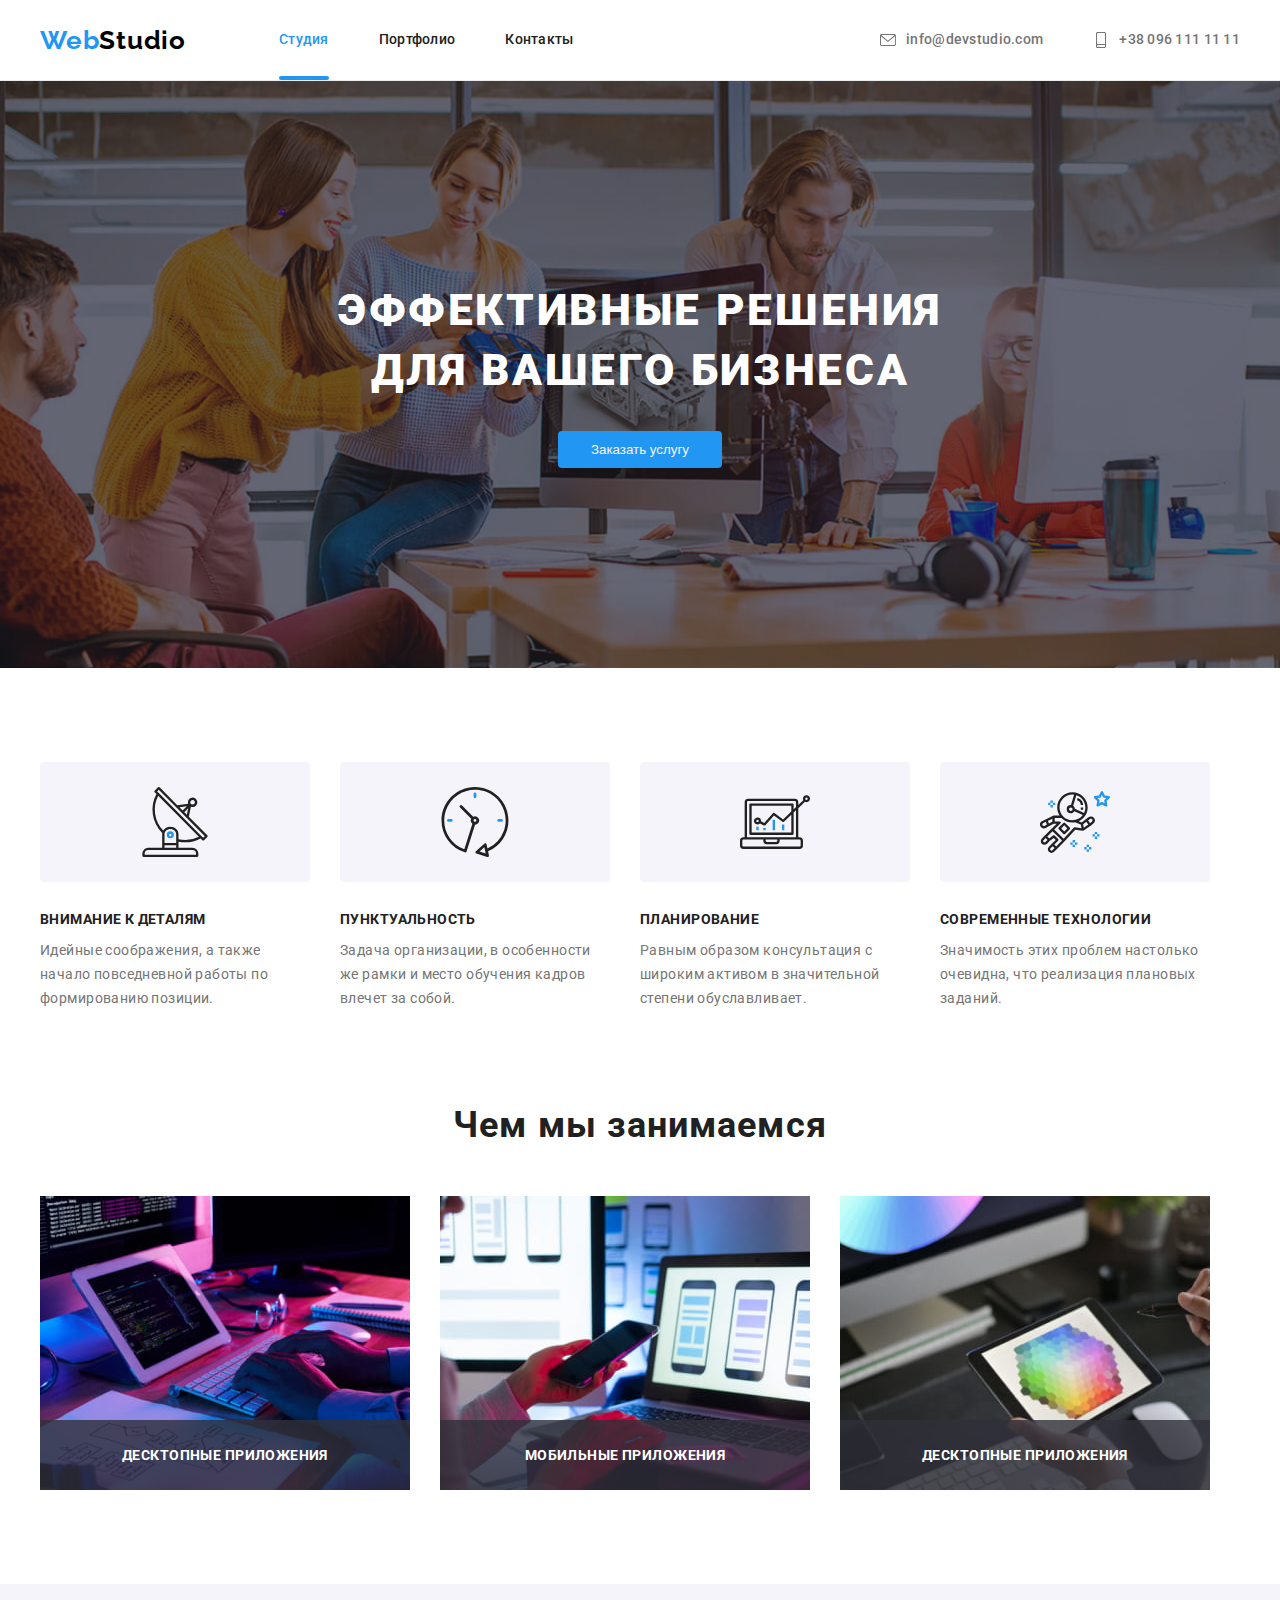
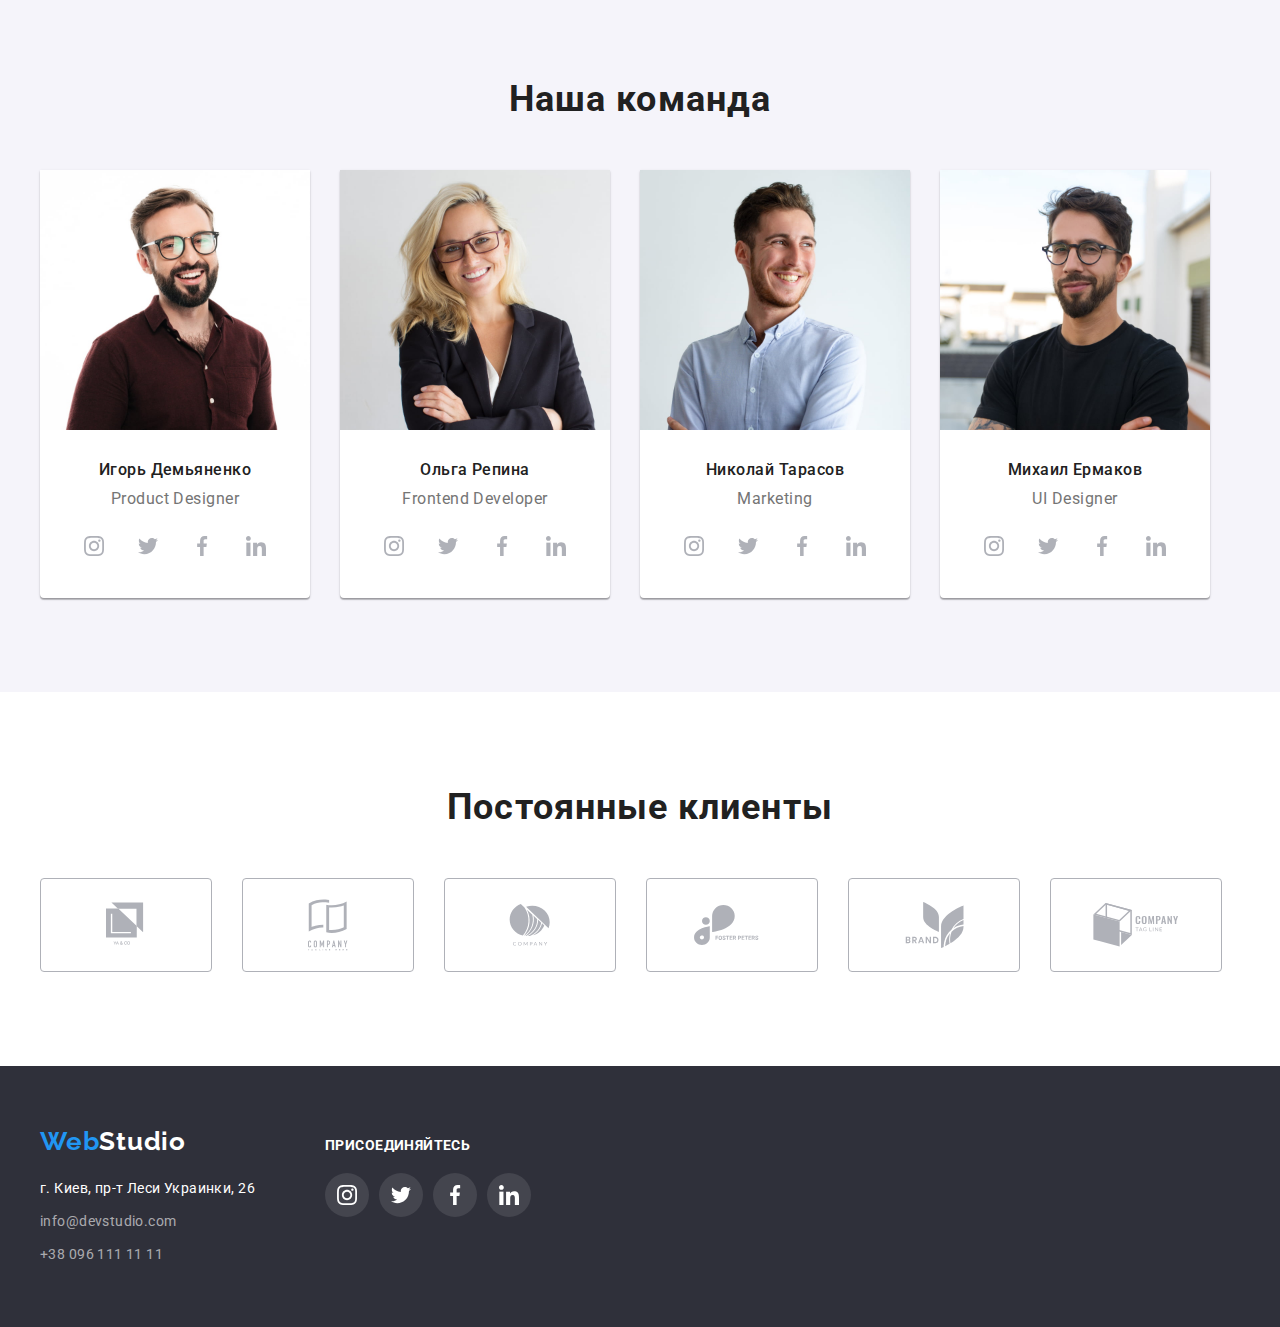
<file: index.html>
﻿<!DOCTYPE html>
<html lang="ru">
  <head>
    <meta charset="UTF-8" />
    <meta name="viewport" content="width=device-width, initial-scale=1.0" />
    <title>WebStudio</title>

    <link
      rel="stylesheet"
      href="https://cdnjs.cloudflare.com/ajax/libs/modern-normalize/1.0.0/modern-normalize.css"
      integrity="sha512-Zx6MlUMKSVJoQ+83OwhdILe8cSEsCzfqThJd7J/VA2UrK6Ctj85p+xzqfyuNXE5B1k25uUdmJ2OzItbBy9GHAQ=="
      crossorigin="anonymous"
    />
    <link rel="reconnect" href="https://fonts.gstatic.com" />
    <link
      href="https://fonts.googleapis.com/css2?family=Raleway:wght@700&family=Roboto:wght@400;500;700;900&display=swap"
      rel="stylesheet"
    />
    <link
    rel="stylesheet"
    href="https://cdnjs.cloudflare.com/ajax/libs/animate.css/4.1.1/animate.min.css"
    />
    <link rel="stylesheet" href="./css/main.css" />
    <link rel="stylesheet" href="./css/modal.css">
  </head>
  <body>
    <!-- header -->
    <header class="header">
      <div class="container">
          <nav class="nav">
            <a href="./index.html" aria-label="Логотип WebStudio" class="logo"
          ><span>Web</span>Studio</a>
            <ul class="site-nav list">
              <li class="nav-link"><a href="./index.html" class="link current">Студия</a></li>
              <li class="nav-link"><a href="./portfolio.html" class="link">Портфолио</a></li>
              <li class="nav-link"><a href="" class="link">Контакты</a></li>
            </ul>
          </nav>

          <ul class="contacts list">
            <li class="contacts-link">
              <a href="mailto:info@devstudio.com" class="contact">
                <svg class="contact-logo">
                  <use href="./images/icon.svg#envelope"></use>
                </svg>
                info@devstudio.com
                </a>
            </li>
            <li class="contacts-link">
              <a href="tel:+380961111111" class="contact">
                <svg class="contact-logo">
                  <use href="./images/icon.svg#smartphone"></use>
                </svg>
                +38 096 111 11 11
              </a>
            </li>
          </ul>
      </div>
    </header>
    <!-- /header -->

    <main>
      <!-- Hero -->
      <section class="hero">
        <div class="container">
          <h1 class="hero-title">
            Эффективные решения <br />
            для вашего бизнеса
          </h1>
          <button data-modal-open type="button" value="Заказать услугу" class="btn size">
          Заказать услугу
          </button>
        </div>
        <div data-modal class="backdrop is-hidden">
          <div class="modal">
            <button data-modal-close="" type="button" value="закрыть окно" class="modal-close">
              <svg aria-label="закрыть окно" width="18px" height="18x">
                <use href="./images/icon.svg#modal-close"></use>
              </svg>
            </button>
          </div>
        </div>
      </section>
      <!-- /Hero -->

      <!-- Features -->
      <section class="section features">
        <div class="container">
          <h2 hidden class="section-title">Особенности</h2>
          <ul class="feature-list list">
            <li class="feature-item antenna">
              <h3 class="title">Внимание к деталям</h3>
              <p>
                Идейные соображения, а также начало повседневной работы по
                формированию позиции.
              </p>
            </li>
            <li class="feature-item clock">
              <h3 class="title">Пунктуальность</h3>
              <p>
                Задача организации, в особенности же рамки и место обучения кадров
                влечет за собой.
              </p>
            </li>
            <li class="feature-item diagram">
              <h3 class="title">Планирование</h3>
              <p>
                Равным образом консультация с широким активом в значительной
                степени обуславливает.
              </p>
            </li class="feature-item ">
            <li class="feature-item astronaut">
              <h3 class="title">Современные технологии</h3>
              <p>
                Значимость этих проблем настолько очевидна, что реализация
                плановых заданий.
              </p>
            </li>
          </ul>
        </div>
      </section>
      <!-- /Features -->

      <!-- Work -->
      <section class="section work">
        <div class="container">
          <h2 class="section-title">Чем мы занимаемся</h2>
          <ul class="work-list list">
            <li class="work-item">
              <img
                width="370"
                src="./images/programming.jpg"
                alt="Программирование"
              />
              <div class="work-item-title">Десктопные приложения</div>
            </li>
            <li class="work-item">
              <img
                width="370"
                src="./images/application.jpg"
                alt="Разработка мобильных приложений"
              />
              <div class="work-item-title">Мобильные приложения</div>
            </li>
            <li class="work-item">
              <img 
                width="370" 
                src="./images/design.jpg" 
                alt="Дизайн" 
              />
              <div class="work-item-title">Десктопные приложения</div>
            </li>
          </ul>
        </div>

      </section>
      <!-- /Work -->

      <!-- Team -->
      <section class="section team">
        <div class="container">
          <h2 class="section-title team-title">Наша команда</h2>
          <ul class="team-list list">
            <li class="team-item">
              <img
                width="270"
                src="./images/product-designer.jpg"
                alt="Игорь Демьяненко"
              />
              <div class="team-box">
                <h3 class="title title-name">Игорь Демьяненко</h3>
                <p class="text">Product Designer</p>
              
              
              <ul class="list team-social">
                <li>
                  <a class="social" href="#" aria-label="Ссылка на Instagram">
                    <svg class="social-link">
                      <use href="./images/icon.svg#instagram"></use>
                    </svg>
                  </a>
                </li>
                <li>
                  <a class="social" href="#" aria-label="Ссылка на Twitter">
                    <svg class="social-link">
                      <use href="./images/icon.svg#twitter"></use>
                    </svg>
                  </a>
                </li>
                <li>
                  <a class="social" href="#" aria-label="Ссылка на Facebook">
                    <svg class="social-link">
                      <use href="./images/icon.svg#facebook"></use>
                    </svg>
                  </a>
                </li>
                <li>
                  <a class="social" href="#" aria-label="Ссылка на LinkedIn">
                    <svg class="social-link">
                      <use href="./images/icon.svg#linkedin"></use>
                    </svg>
                  </a>
                </li>
              </ul>
              </div>
            </li>
            <li class="team-item">
              <img
                width="270"
                src="./images/fontend-developer.jpg"
                alt="Ольга Репина"
              />
              <div class="team-box">
                <h3 class="title title-name">Ольга Репина</h3>
                <p class="text">Frontend Developer</p>
                              
                <ul class="list team-social">
                  <li>
                    <a class="social" href="#" aria-label="Ссылка на Instagram">
                      <svg class="social-link">
                        <use href="./images/icon.svg#instagram"></use>
                      </svg>
                    </a>
                  </li>
                  <li>
                    <a class="social" href="#" aria-label="Ссылка на Twitter">
                      <svg class="social-link">
                        <use href="./images/icon.svg#twitter"></use>
                      </svg>
                    </a>
                  </li>
                  <li>
                    <a class="social" href="#" aria-label="Ссылка на Facebook">
                      <svg class="social-link">
                        <use href="./images/icon.svg#facebook"></use>
                      </svg>
                    </a>
                  </li>
                  <li>
                    <a class="social" href="#" aria-label="Ссылка на LinkedIn">
                      <svg class="social-link">
                        <use href="./images/icon.svg#linkedin"></use>
                      </svg>
                    </a>
                  </li>
                </ul>
              </div>

            </li>
            <li class="team-item">
              <img
                width="270"
                src="./images/marketing.jpg"
                alt="Николай Тарасов"
              />
              <div class="team-box">
                <h3 class="title title-name">Николай Тарасов</h3>
                <p class="text">Marketing</p>
                              
                <ul class="list team-social">
                  <li>
                    <a class="social" href="#" aria-label="Ссылка на Instagram">
                      <svg class="social-link">
                        <use href="./images/icon.svg#instagram"></use>
                      </svg>
                    </a>
                  </li>
                  <li>
                    <a class="social" href="#" aria-label="Ссылка на Twitter">
                      <svg class="social-link">
                        <use href="./images/icon.svg#twitter"></use>
                      </svg>
                    </a>
                  </li>
                  <li>
                    <a class="social" href="#" aria-label="Ссылка на Facebook">
                      <svg class="social-link">
                        <use href="./images/icon.svg#facebook"></use>
                      </svg>
                    </a>
                  </li>
                  <li>
                    <a class="social" href="#" aria-label="Ссылка на LinkedIn">
                      <svg class="social-link">
                        <use href="./images/icon.svg#linkedin"></use>
                      </svg>
                    </a>
                  </li>
                </ul>
              </div>
            </li>
            <li class="team-item">
              <img
                width="270"
                src="./images/ui-designer.jpg"
                alt="Михаил Ермаков"
              />
              <div class="team-box">
                <h3 class="title title-name">Михаил Ермаков</h3>
                <p class="text">UI Designer</p>
                              
                <ul class="list team-social">
                  <li>
                    <a class="social" href="#" aria-label="Ссылка на Instagram">
                      <svg class="social-link">
                        <use href="./images/icon.svg#instagram"></use>
                      </svg>
                    </a>
                  </li>
                  <li>
                    <a class="social" href="#" aria-label="Ссылка на Twitter">
                      <svg class="social-link">
                        <use href="./images/icon.svg#twitter"></use>
                      </svg>
                    </a>
                  </li>
                  <li>
                    <a class="social" href="#" aria-label="Ссылка на Facebook">
                      <svg class="social-link">
                        <use href="./images/icon.svg#facebook"></use>
                      </svg>
                    </a>
                  </li>
                  <li>
                    <a class="social" href="#" aria-label="Ссылка на LinkedIn">
                      <svg class="social-link">
                        <use href="./images/icon.svg#linkedin"></use>
                      </svg>
                    </a>
                  </li>
                </ul>
              </div>
            </li>
          </ul>
        </div>
      </section>
      <!-- /Team -->

      <!-- Clients -->
      <section class="section">
        <div class="container">
          <h2 class="section-title">Постоянные клиенты</h2>
          <ul class="list clients">
            <li><a class="client-link" href="#" aria-label="Ссылка на Instagram">
                  <svg class="client-logo" width="41px" height="46,7px" >
                    <use href="./images/icon.svg#logo1"></use>
                  </svg>
                </a>
            </li>
            <li><a class="client-link" href="#" aria-label="Ссылка на Instagram">
                  <svg class="client-logo" width="40px" height="52px">
                    <use href="./images/icon.svg#logo2"></use>
                  </svg>
                </a>
            </li>
            <li><a class="client-link" href="#" aria-label="Ссылка на Instagram">
                  <svg class="client-logo" width="44px" height="42px">
                    <use href="./images/icon.svg#logo3"></use>
                  </svg>
                </a>
            </li>
            <li><a class="client-link" href="#" aria-label="Ссылка на Instagram">
                  <svg class="client-logo" width="85px" height="41px">
                    <use href="./images/icon.svg#logo4"></use>
                  </svg>
                </a>
            </li>
            <li><a class="client-link" href="#" aria-label="Ссылка на Instagram">
                  <svg class="client-logo" width="63px" height="46px">
                    <use href="./images/icon.svg#logo5"></use>
                  </svg>
                </a>
            </li>
            <li><a class="client-link" href="#" aria-label="Ссылка на Instagram">
                  <svg class="client-logo" width="94px" height="44px">
                    <use href="./images/icon.svg#logo6"></use>
                  </svg>
                </a>
            </li>
          </ul>
        </div>

      </section>
      <!-- /Clients -->

    </main>

    <!-- Footer -->
    <footer class="footer">
      <div class="container">
        <div class="footer-contact">
          <a href="./index.html" class="logo light-text logo-footer"><span>Web</span>Studio</a>
          <address class="address-list">
            г. Киев, пр-т Леси Украинки, 26 
            <ul class="list contact-footer">
              <li class="contact-footer-item">
                <a href="mailto:info@devstudio.com" class="opacity-grey"
                  >info@devstudio.com
                </a>
              </li>
              <li class="contact-footer-item">
                <a href="tel:+380961111111" class="opacity-grey"
                  >+38 096 111 11 11
                </a>
              </li>
            </ul>
          </address>
        </div>
        <div class="footer-social">
          <h3 class="join-title">присоединяйтесь</h3>
          <ul class="list join">
            <li>
              <a class="join-link" href="#" aria-label="Ссылка на Instagram">
                <svg class="join-logo">
                  <use href="./images/icon.svg#instagram"></use>
                </svg>
              </a>
            </li>
            <li>
              <a class="join-link" href="#" aria-label="Ссылка на Twitter">
                <svg class="join-logo">
                  <use href="./images/icon.svg#twitter"></use>
                </svg>
              </a>
            </li>
            <li>
              <a class="join-link" href="#" aria-label="Ссылка на Facebook">
                <svg class="join-logo">
                  <use href="./images/icon.svg#facebook"></use>
                </svg>
              </a>
            </li>
            <li>
              <a class="join-link" href="#" aria-label="Ссылка на LinkedIn">
                <svg class="join-logo">
                  <use href="./images/icon.svg#linkedin"></use>
                </svg>
              </a>
            </li>
          </ul>
        </div>
        <!-- <div class="e-mail-input">
          <h3 class="e-mail-input-title">Подпишитесь на рассылку</h3>
          <form class="">
            <label for="mail"></label>
            <input
              class="area-email"
              type="email"
              name="mail"
              id="mail"
              placeholder="E-mail"
            />

            <button class="send-btn" type="submit">
              <span class="btn-text">Подписаться</span>
            </button>
          </form>
        </div> -->
      </div>
    </footer>
    <!-- /Footer -->
    <script src="./js/modal.js"></script>
  </body>
</html>
</file>
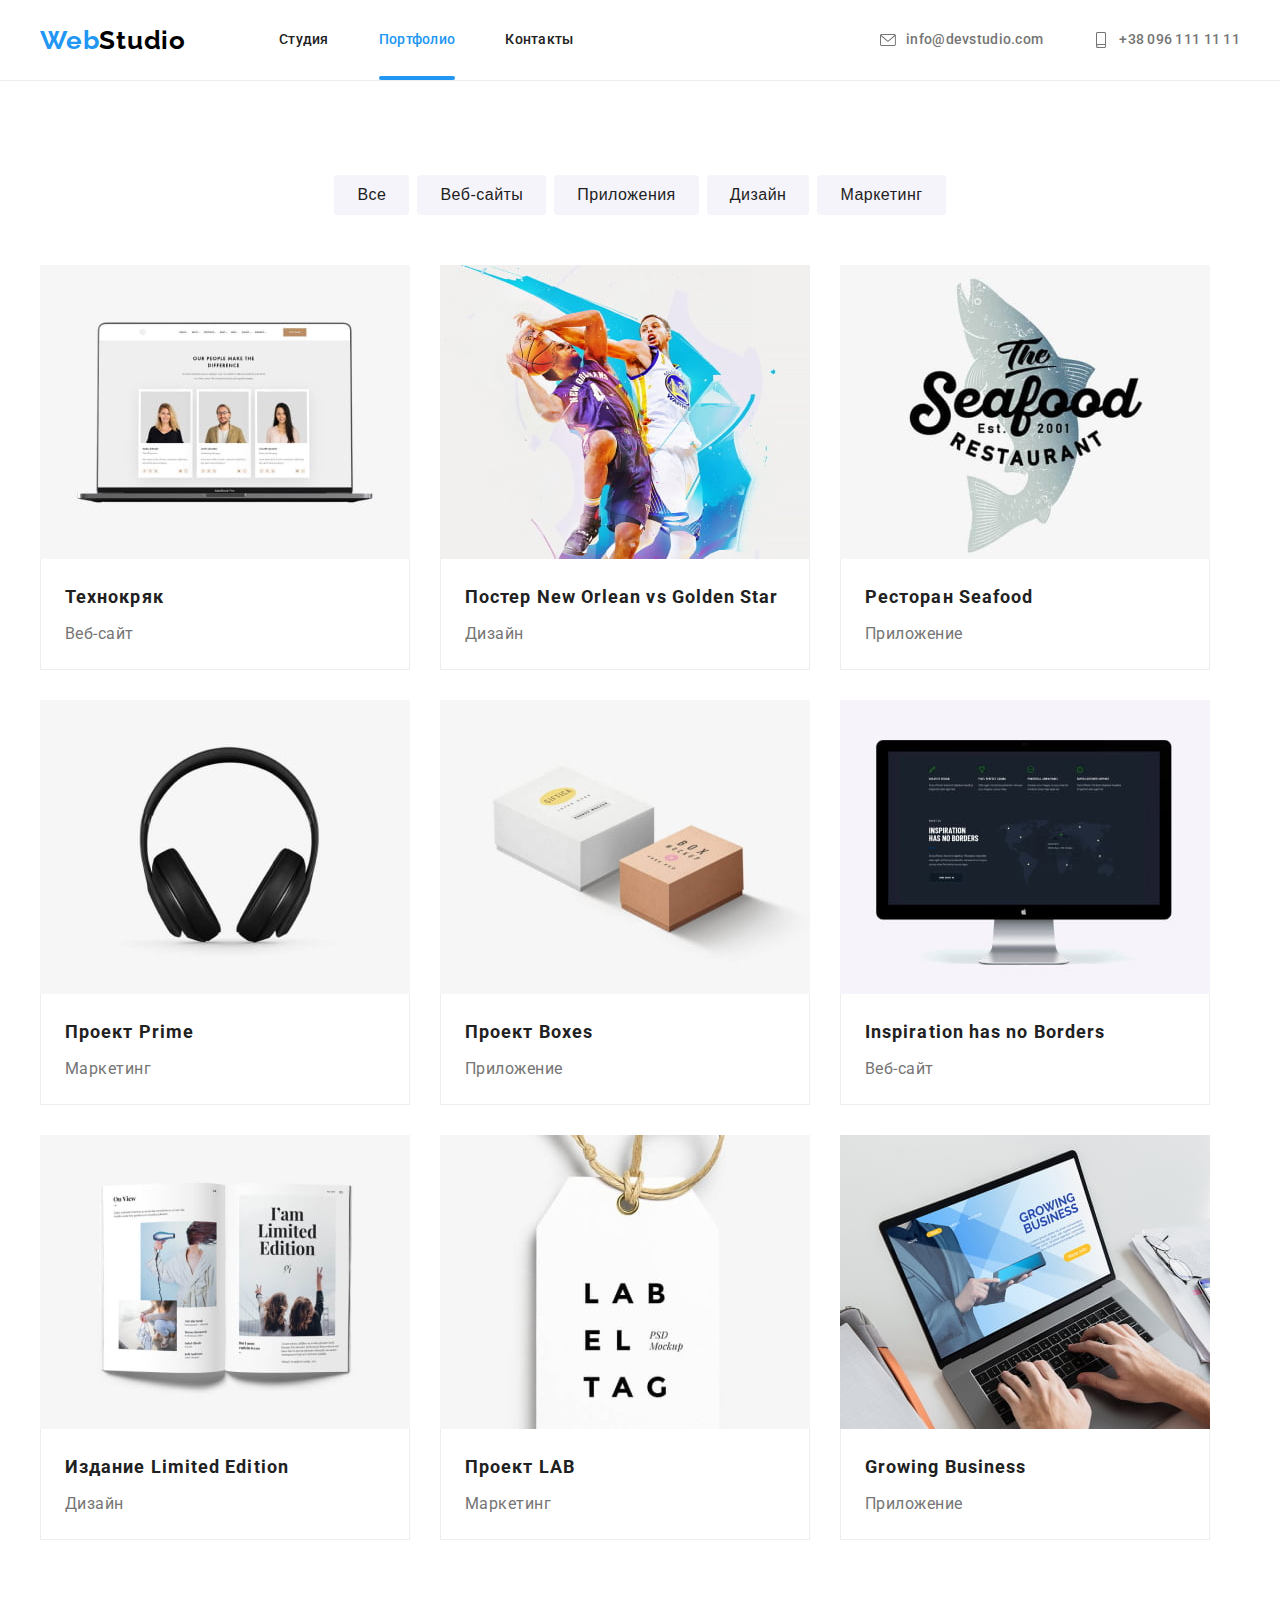
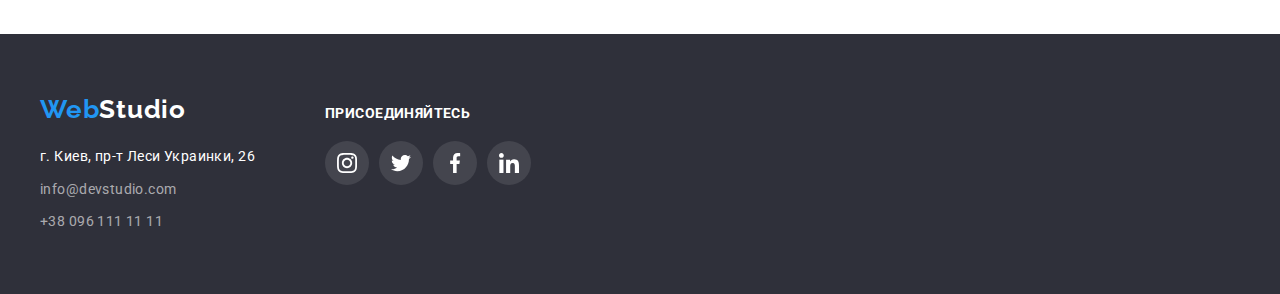
<file: portfolio.html>
<!DOCTYPE html>
<html lang="ru">
  <head>
    <meta charset="UTF-8" />
    <meta name="viewport" content="width=device-width, initial-scale=1.0" />
    <!-- Стили подключать после title -->
    <title>WebStudio | Portfolio</title>
    <link
      rel="stylesheet"
      href="https://cdnjs.cloudflare.com/ajax/libs/modern-normalize/1.0.0/modern-normalize.css"
      integrity="sha512-Zx6MlUMKSVJoQ+83OwhdILe8cSEsCzfqThJd7J/VA2UrK6Ctj85p+xzqfyuNXE5B1k25uUdmJ2OzItbBy9GHAQ=="
      crossorigin="anonymous"
    />
    <link rel="preconnect" href="https://fonts.gstatic.com" />

    <link
      href="https://fonts.googleapis.com/css2?family=Raleway:wght@700&family=Roboto:wght@400;500;700;900&display=swap"
      rel="stylesheet"
    />
    <link
      rel="stylesheet"
      href="https://cdnjs.cloudflare.com/ajax/libs/animate.css/4.1.1/animate.min.css"
    />
    <link rel="stylesheet" href="./css/main.css" />
  </head>
  <body>
    <!-- header -->
    <header class="header">
      <div class="container">
        <nav class="nav">
          <a href="./index.html" aria-label="Логотип WebStudio" class="logo"
            ><span>Web</span>Studio</a
          >
          <ul class="site-nav list">
            <li class="nav-link">
              <a href="./index.html" class="link">Студия</a>
            </li>
            <li class="nav-link">
              <a href="./portfolio.html" class="link current">Портфолио</a>
            </li>
            <li class="nav-link"><a href="" class="link">Контакты</a></li>
          </ul>
        </nav>

        <ul class="contacts list">
          <li class="contacts-link">
            <a href="mailto:info@devstudio.com" class="contact">
              <svg class="contact-logo">
                <use href="./images/icon.svg#envelope"></use>
              </svg>
              info@devstudio.com
            </a>
          </li>
          <li class="contacts-link">
            <a href="tel:+380961111111" class="contact">
              <svg class="contact-logo">
                <use href="./images/icon.svg#smartphone"></use>
              </svg>
              +38 096 111 11 11</a
            >
          </li>
        </ul>
      </div>
    </header>
    <!-- /header -->

    <main>
      <!-- Gallery -->
      <section class="section gallery">
        <div class="container">
          <h2 hidden class="section-title">Галерея</h2>
          <ul class="filter-list list">
            <li class="filter-item">
              <button type="button" class="btn btn-gallery">Все</button>
            </li>
            <li class="filter-item">
              <button type="button" class="btn btn-gallery">Веб-сайты</button>
            </li>
            <li class="filter-item">
              <button type="button" class="btn btn-gallery">Приложения</button>
            </li>
            <li class="filter-item">
              <button type="button" class="btn btn-gallery">Дизайн</button>
            </li>
            <li class="filter-item">
              <button type="button" class="btn btn-gallery">Маркетинг</button>
            </li>
          </ul>
          <ul class="gallery-list list">
            <li class="item">
              <div class="product_thump">
                <img src="./images/techno-crack.jpg" alt="Веб-сайт Технокряк" />
                <div class="overlay">
                  <p>
                    Технокряк это современная площадка распространения
                    коронавируса. Компании используют эту платформу для
                    цифрового шпионажа и атак на защищённые сервера конкурентов.
                  </p>
                </div>
              </div>

              <div class="box-gallery">
                <p class="title">Технокряк</p>
                <p class="text">Веб-сайт</p>
              </div>
            </li>
            <li class="item">
              <div class="product_thump">
                <img
                  src="./images/new_orlean_vs_golden_star.jpg"
                  alt="Постер New Orlean vs Golden Star"
                />
                <div class="overlay">
                  <p>
                    Технокряк это современная площадка распространения
                    коронавируса. Компании используют эту платформу для
                    цифрового шпионажа и атак на защищённые сервера конкурентов.
                  </p>
                </div>
              </div>

              <div class="box-gallery">
                <p class="title">Постер New Orlean vs Golden Star</p>
                <p class="text">Дизайн</p>
              </div>
            </li>
            <li class="item">
              <div class="product_thump">
                <img src="./images/seafood.jpg" alt="Ресторан Seafood" />
                <div class="overlay">
                  <p>
                    Технокряк это современная площадка распространения
                    коронавируса. Компании используют эту платформу для
                    цифрового шпионажа и атак на защищённые сервера конкурентов.
                  </p>
                </div>
              </div>

              <div class="box-gallery">
                <p class="title">Ресторан Seafood</p>
                <p class="text">Приложение</p>
              </div>
            </li>
            <li class="item">
              <div class="product_thump">
                <img src="./images/prime.jpg" alt="Проект Prime" />
                <div class="overlay">
                  <p>
                    Технокряк это современная площадка распространения
                    коронавируса. Компании используют эту платформу для
                    цифрового шпионажа и атак на защищённые сервера конкурентов.
                  </p>
                </div>
              </div>

              <div class="box-gallery">
                <p class="title">Проект Prime</p>
                <p class="text">Маркетинг</p>
              </div>
            </li>
            <li class="item">
              <div class="product_thump">
                <img src="./images/boxes.jpg" alt="Проект Boxes" />
                <div class="overlay">
                  <p>
                    Технокряк это современная площадка распространения
                    коронавируса. Компании используют эту платформу для
                    цифрового шпионажа и атак на защищённые сервера конкурентов.
                  </p>
                </div>
              </div>

              <div class="box-gallery">
                <p class="title">Проект Boxes</p>
                <p class="text">Приложение</p>
              </div>
            </li>
            <li class="item">
              <div class="product_thump">
                <img
                  src="./images/inspiration_has_no_borders.jpg"
                  alt="Веб-сайт Inspiration has no Borders"
                />
                <div class="overlay">
                  <p>
                    Технокряк это современная площадка распространения
                    коронавируса. Компании используют эту платформу для
                    цифрового шпионажа и атак на защищённые сервера конкурентов.
                  </p>
                </div>
              </div>

              <div class="box-gallery">
                <p class="title">Inspiration has no Borders</p>
                <p class="text">Веб-сайт</p>
              </div>
            </li>
            <li class="item">
              <div class="product_thump">
                <img
                  src="./images/limited_edition.jpg"
                  alt="Издание Limited Edition"
                />
                <div class="overlay">
                  <p>
                    Технокряк это современная площадка распространения
                    коронавируса. Компании используют эту платформу для
                    цифрового шпионажа и атак на защищённые сервера конкурентов.
                  </p>
                </div>
              </div>

              <div class="box-gallery">
                <p class="title">Издание Limited Edition</p>
                <p class="text">Дизайн</p>
              </div>
            </li>
            <li class="item">
              <div class="product_thump">
                <img src="./images/LAB.jpg" alt="Проект LAB" />
                <div class="overlay">
                  <p>
                    Технокряк это современная площадка распространения
                    коронавируса. Компании используют эту платформу для
                    цифрового шпионажа и атак на защищённые сервера конкурентов.
                  </p>
                </div>
              </div>

              <div class="box-gallery">
                <p class="title">Проект LAB</p>
                <p class="text">Маркетинг</p>
              </div>
            </li>
            <li class="item">
              <div class="product_thump">
                <img
                  src="./images/growing_business.jpg"
                  alt="Приложение Growing Business"
                />
                <div class="overlay">
                  <p>
                    Технокряк это современная площадка распространения
                    коронавируса. Компании используют эту платформу для
                    цифрового шпионажа и атак на защищённые сервера конкурентов.
                  </p>
                </div>
              </div>

              <div class="box-gallery">
                <p class="title">Growing Business</p>
                <p class="text">Приложение</p>
              </div>
            </li>
          </ul>
        </div>
      </section>
      <!-- /Gallery -->
    </main>
    <!-- Footer -->
    <footer class="footer">
      <div class="container">
        <div class="footer-contact">
          <a href="./index.html" class="logo light-text logo-footer"
            ><span>Web</span>Studio</a
          >
          <address class="address-list">
            г. Киев, пр-т Леси Украинки, 26
            <ul class="list contact-footer">
              <li class="contact-footer-item">
                <a href="mailto:info@devstudio.com" class="opacity-grey"
                  >info@devstudio.com
                </a>
              </li>
              <li class="contact-footer-item">
                <a href="tel:+380961111111" class="opacity-grey"
                  >+38 096 111 11 11</a
                >
              </li>
            </ul>
          </address>
        </div>
        <div class="footer-social">
          <h3 class="join-title">присоединяйтесь</h3>
          <ul class="list join">
            <li>
              <a class="join-link" href="#" aria-label="Ссылка на Instagram">
                <svg class="join-logo">
                  <use href="./images/icon.svg#instagram"></use>
                </svg>
              </a>
            </li>
            <li>
              <a class="join-link" href="#" aria-label="Ссылка на Twitter">
                <svg class="join-logo">
                  <use href="./images/icon.svg#twitter"></use>
                </svg>
              </a>
            </li>
            <li>
              <a class="join-link" href="#" aria-label="Ссылка на Facebook">
                <svg class="join-logo">
                  <use href="./images/icon.svg#facebook"></use>
                </svg>
              </a>
            </li>
            <li>
              <a class="join-link" href="#" aria-label="Ссылка на LinkedIn">
                <svg class="join-logo">
                  <use href="./images/icon.svg#linkedin"></use>
                </svg>
              </a>
            </li>
          </ul>
        </div>
        <!-- <div class="e-mail-input">
          <h3 class="e-mail-input-title">Подпишитесь на рассылку</h3>
          <form class="">
            <label for="mail"></label>
            <input
              class="area-email"
              type="email"
              name="mail"
              id="mail"
              placeholder="E-mail"
            />

            <button class="send-btn" type="submit">
              <span class="btn-text">Подписаться</span>
            </button>
          </form>
        </div> -->
      </div>
    </footer>
    <!-- /Footer -->
    <script src="./js/modal.js"></script>
  </body>
</html>
</file>
<file: css/main.css>
/*
Цвет основного текста #212121, 100 %
Вторичный стиль текста #757575
Текст в футере rgba(255, 255, 255, 0.6)
Белый #ffffff
Черный #000000
Акцент в макете #2196F3 

Цвет фона вторичный #F5F4FA
Цвет фона третий #2F303A */
:root {
  --primary-text-color: #757575;
  --bg-features-color: #f5f4fa;
  --bg-hero-color: rgba(47, 48, 58, 0.4);
  --fill-social-link: #afb1b8;
  --title-text-color: #212121;
  --accent-color: #2196f3;
  --white-color: #ffffff;
  --black-color: #000000;
  --secondary-background-color: #f5f4fa;
  --third-background-color: #2f303a;
  --main-font-size: 14px;
  --second-main-font-size: 16px;
  --section-title-font: 36px;
  --footer-small-text: rgba(255, 255, 255, 0.6);
  --additional-font: 'Raleway', sans-serif;
  --timing-function: cubic-bezier(0.4, 0, 0.2, 1);
}

* {
  margin: 0;
  padding: 0;
}

body {
  color: var(--primary-text-color);
  background-color: var(--white-color);
  font-family: 'Roboto', 'Verdana', 'Tahoma', sans-serif;
  font-size: var(--main-font-size);
}

a {
  display: inline-block;
  text-decoration: none;
}
address {
  font-style: normal;
  color: var(--white-color);
}
img {
  display: block;
}
.container {
  width: 1200px;
  margin: 0 auto;
  padding: 0 15px;
}
.list {
  list-style: none;
}

/*header
================== */
.header {
  border-bottom: 1px solid #ececec;
}
.header .container {
  display: flex;
  align-items: center;
}
.nav {
  align-items: center;
  display: flex;
}
.logo {
  font-family: var(--additional-font);
  color: var(--black-color);
  font-size: 26px;
  line-height: 1.19; /*31px*/
  letter-spacing: 0.03em;
  font-weight: bold;
}

.logo > span {
  color: var(--accent-color);
}

.site-nav {
  display: flex;
  margin-left: 93px;
}
.nav-link a {
  padding: 32px 0;
}

.site-nav .nav-link + .nav-link {
  margin-left: 50px;
}
.site-nav .link,
.contacts .contact {
  line-height: 1.14; /*16px*/
  letter-spacing: 0.02em;
  font-weight: 500;
}

.site-nav .link {
  color: var(--title-text-color);
}

.contacts {
  display: flex;
  margin-left: auto;
  align-items: center;
}

.contacts-link + .contacts-link {
  margin-left: 50px;
}

.contacts .contact {
  color: var(--primary-text-color);
}
.contact {
  display: flex;
  align-items: center;
  transition-duration: 250ms;
  transition-timing-function: var(--timing-function);
  transition-property: color;
}
.contact-logo {
  width: 16px;
  height: 16px;
  margin-right: 10px;
  fill: var(--primary-text-color);
  transition-duration: 250ms;
  transition-timing-function: var(--timing-function);
  transition-property: fill;
}
.contact:hover .contact-logo,
.contact:focus .contact-logo {
  fill: var(--accent-color);
}

.site-nav .link:hover,
.contacts .contact:hover,
.site-nav .link:focus,
.contacts .contact:focus {
  color: var(--accent-color);
}
.site-nav .link.current {
  color: var(--accent-color);
}
.current {
  position: relative;
}
.current::after {
  content: '';
  display: block;
  position: absolute;
  width: 100%;
  height: 4px;
  border-radius: 2px;
  background-color: var(--accent-color);
  bottom: 0;
  left: 0;
}

/* Footer
================== */
.footer .container {
  padding: 60px 0;
  display: flex;
  align-items: baseline;
}
.logo-footer {
  display: inline-block;
  margin-bottom: 20px;
}
.address-list {
  line-height: 1.71; /*24px*/
  letter-spacing: 0.03em;
}

.light-text {
  color: var(--white-color);
}

.list .opacity-grey {
  color: var(--footer-small-text);
  transition-property: color;
  transition-duration: 250ms;
  transition-timing-function: var(--timing-function);
}
.contact-footer {
  margin-top: 9px;
}
.contact-footer-item + .contact-footer-item {
  margin-top: 9px;
}
.opacity-grey:hover,
.opacity-grey:focus {
  color: var(--accent-color);
}
.footer-contact {
  margin-right: 70px;
}
.footer-social .join-title {
  margin-bottom: 20px;

  font-weight: bold;
  font-size: 14px;
  line-height: 16px;
  letter-spacing: 0.03em;
  text-transform: uppercase;
  color: var(--white-color);
}
.join {
  display: flex;
  width: 206px;
  margin: 0 auto;
  justify-content: space-between;
  margin-right: 93px;
}
.join-link {
  display: flex;
  justify-content: center;
  align-items: center;
  width: 44px;
  height: 44px;
  border-radius: 50%;

  transition-duration: 250ms;
  transition-timing-function: var(--duraction);
  transition-property: background-color;

  background-color: rgba(255, 255, 255, 0.1);
}
.join-link:hover,
.join-link:focus {
  background-color: var(--accent-color);
}
.join-logo {
  width: 20px;
  height: 20px;
  fill: var(--white-color);
}

.e-mail-input-title {
  margin-bottom: 20px;

  font-weight: bold;
  font-size: 14px;
  line-height: 16px;
  letter-spacing: 0.03em;
  text-transform: uppercase;

  color: var(--white-color);
}
.area-email {
  width: 358px;
  height: 50px;
  padding-left: 16px;
  margin-right: 12px;
  border: 1px solid rgba(255, 255, 255, 0.3);
  box-sizing: border-box;
  filter: drop-shadow(0px 4px 4px rgba(0, 0, 0, 0.15));
  border-radius: 4px;

  background-color: inherit;
}
.area-email:hover,
.area-email:focus {
  border: 1px solid var(--accent-color);
}
.send-btn {
  padding: 10px 29px;
  background-color: var(--accent-color);
  box-shadow: 0px 4px 4px rgba(0, 0, 0, 0.15);
  border-radius: 4px;
  cursor: pointer;
}
.btn-text {
  display: flex;
  align-items: center;
  text-align: center;

  letter-spacing: 0.06em;
  font-weight: bold;
  font-size: 16px;
  line-height: 30px;
  color: var(--white-color);
}
.btn-text::after {
  content: '';
  width: 24px;
  height: 24px;
  margin-left: 10px;
  background: url(../images/icon-send.svg);
}

/*Hero
================== */

.hero {
  padding: 200px 0;
  margin: 0 auto;
  text-align: center;
  max-width: 1600px;

  background-image: linear-gradient(
      to right,
      var(--bg-hero-color),
      var(--bg-hero-color)
    ),
    url(../images/hero.jpg);
  background-position: center;
  background-repeat: no-repeat;
  background-size: cover;
}
.hero,
.footer {
  background-color: var(--third-background-color);
}
.hero-title {
  color: var(--white-color);
  font-size: 44px;
  line-height: 1.36; /*60px*/
  text-align: center;
  letter-spacing: 0.06em;
  text-transform: uppercase;
  font-weight: 900;
  margin-bottom: 30px;
}
/*Button*/
/*.button.primary, .button.secondary*/
.btn {
  display: inline-block;
  color: var(--title-text-color, #212121);
  cursor: pointer;
}

.btn.size {
  padding: 10px 32px;

  background: #2196f3;
  border: 1px solid transparent;
  border-radius: 4px;
  color: var(--secondary-background-color);
  transition: 0.2s;
}

.btn.size:hover,
.btn.size:focus {
  background: #123755;
  outline: none;
}
.btn-gallery {
  padding: 6px 22px;
  background: #f5f4fa;
  border-radius: 4px;
  border: 1px solid transparent;

  font-weight: 500;
  font-size: 16px;
  line-height: 26px;
  text-align: center;
  letter-spacing: 0.03em;

  transition-duration: 250ms;
  transition-timing-function: var(--duraction);
  transition-property: background-color, box-shadow, color;
}
.filter-item + .filter-item {
  margin-left: 8px;
}

.btn-gallery:hover,
.btn-gallery:focus {
  color: var(--white-color);
  background-color: var(--accent-color);
  box-shadow: 0px 3px 1px rgba(0, 0, 0, 0.1), 0px 1px 2px rgba(0, 0, 0, 0.08),
    0px 2px 2px rgba(0, 0, 0, 0.12);
}

/*Section*/
.section {
  padding: 94px 0;
}
.section-title {
  color: var(--title-text-color, #212121);
  font-weight: bold;
  font-size: var(--section-title-font);
  line-height: 1.17; /*42px*/
  text-align: center;
  letter-spacing: 0.03em;
}

/*Features
================== */

.feature-list {
  display: flex;
  flex-wrap: wrap;
}
.feature-item {
  width: 270px;
}
.feature-item:not(:last-child) {
  margin-right: 30px;
}
.feature-item::before {
  display: block;
  content: '';
  height: 120px;
  background-color: var(--bg-features-color);
  background-size: 70px 70px;
  background-repeat: no-repeat;
  background-position: center;
  border-radius: 4px;
}
.antenna::before {
  background-image: url(../images/features/antenna.svg);
}
.clock::before {
  background-image: url(../images/features/clock.svg);
}
.diagram::before {
  background-image: url(../images/features/diagram.svg);
}
.astronaut::before {
  background-image: url(../images/features/astronaut.svg);
}

.feature-item p {
  line-height: 24px;
  letter-spacing: 0.03em;
}
.feature-list .title {
  margin-top: 30px;
  margin-bottom: 10px;
  font-size: 14px;
  font-weight: bold;
  line-height: 1.14; /*16px*/
  text-transform: uppercase;
}

/* Work
================== */
.work {
  padding: 0 0 94px;
}
.section-title {
  margin-bottom: 50px;
}
.work-list {
  display: flex;
  flex-wrap: wrap;
}
.work-item:not(:last-child) {
  margin-right: 30px;
}
.work-item {
  position: relative;
}

.work-item-title {
  position: absolute;
  justify-content: center;
  align-items: center;
  bottom: 0;
  left: 0;
  width: 100%;
  height: 70px;
  display: flex;

  background-color: rgba(47, 48, 58, 0.8);
  font-weight: bold;
  font-size: 14px;
  line-height: 16px;
  text-align: center;
  letter-spacing: 0.03em;
  text-transform: uppercase;

  color: var(--white-color);
  transition-duration: var(--duraction);
  transition-property: background-color;
}

/*Team
================== */

.section.team {
  background-color: var(--secondary-background-color);
}
.team-box {
  padding: 30px 20px;
}
.team-list .title {
  font-weight: 500;
  line-height: 1.19; /*19px*/
  text-align: center;
}
.team-title {
  margin-bottom: 50px;
}
.team-list {
  display: flex;
  flex-wrap: wrap;
}
.team-item {
  width: 270px;
  background-color: var(--white-color);

  box-shadow: 0px 1px 3px rgba(0, 0, 0, 0.12), 0px 1px 1px rgba(0, 0, 0, 0.14),
    0px 2px 1px rgba(0, 0, 0, 0.2);
  border-radius: 0px 0px 4px 4px;
}
.team-item:not(:last-child) {
  margin-right: 30px;
}
.title-name {
  margin-bottom: 10px;
}

.team-social {
  display: flex;
  margin: 0 auto;
  margin-top: 16px;
  width: 206px;
  justify-content: space-between;
}
.social-link {
  width: 20px;
  height: 20px;
  fill: var(--fill-social-link);
  transition-duration: 250ms;
  transition-timing-function: var(--timing-function);
  transition-property: fill;
}
.social {
  display: flex;
  height: 44px;
  width: 44px;
  justify-content: center;
  align-items: center;
  cursor: pointer;
  background-color: rgba(255, 255, 255, 0.1);
  border-radius: 50%;
  transition-duration: 250ms;
  transition-timing-function: var(--timing-function);
  transition-property: background-color;
}

.social:hover,
.social:focus {
  width: 44px;
  height: 44px;
  background-color: var(--accent-color);
  border-radius: 50%;
}
.social:hover .social-link,
.social:focus .social-link {
  fill: var(--white-color);
}

/*Clients
================== */
.clients {
  display: flex;
}
.clients li + li {
  margin-left: 30px;
}
.client-link {
  display: flex;
  width: 170px;
  height: 92px;
  cursor: pointer;
  border: 1px solid #afb1b8;
  border-radius: 4px;
  justify-content: center;
  align-items: center;
  transition-duration: 250ms;
  transition-timing-function: var(--timing-function);
  transition-property: border;
}
.client-logo {
  fill: var(--fill-social-link);
  transition-duration: 250ms;
  transition-timing-function: var(--timing-function);
  transition-property: fill;
}
.client-link:hover,
.client-link:focus {
  border: 1px solid var(--accent-color);
}
.client-link:hover .client-logo,
.client-link:focus .client-logo {
  fill: var(--accent-color);
}

/* portfolio.html */

/*Gallery
================== */

.filter-list {
  margin-bottom: 50px;
  display: flex;
  justify-content: center;
}

.gallery-list {
  display: flex;
  flex-wrap: wrap;
}
.gallery-list .item {
  width: 370px;
}
.gallery-list .item > img {
  max-width: 100%;
}
.box-gallery {
  padding: 20px 24px;

  border-left: 1px solid #eeeeee;
  border-right: 1px solid #eeeeee;
  border-bottom: 1px solid #eeeeee;
}
.gallery-list .item {
  max-width: 370px;
  margin-right: 30px;
  margin-bottom: 30px;
}
.product_thump {
  overflow: hidden;
  position: relative;
}
.overlay {
  display: inline-block;
  position: absolute;
  top: 0;
  left: 0;
  width: 100%;
  height: 294px;
  background-color: rgba(33, 150, 243, 0.9);
  transform: translateY(100%);
  transition: transform 250ms cubic-bezier(0.4, 0, 0.2, 1);
  justify-content: center;
  text-align: center;

  font-weight: 400;
  font-size: 18px;
  line-height: 28px;
  letter-spacing: 0.03em;
  color: #ffffff;
  padding: 63px 24px;
}
.gallery-list .item:hover .overlay {
  transform: translateY(0);
}

.gallery-list .item:hover {
  box-shadow: 0px 1px 1px rgba(0, 0, 0, 0.12), 0px 4px 4px rgba(0, 0, 0, 0.06),
    1px 4px 6px rgba(0, 0, 0, 0.16);
}

.gallery-list .item:nth-last-child(3n + 1) {
  margin-right: 0;
}
.gallery-list .item:nth-last-child(-n + 3) {
  margin-bottom: 0;
}

.gallery-list .title {
  margin-bottom: 4px;

  color: var(--title-text-color);
  font-weight: bold;
  font-size: 18px;
  line-height: 2; /*36px*/
  letter-spacing: 0.06em;
}
/*Titles*/
.feature-list .title,
.team-list .title {
  color: var(--title-text-color, #212121);
  letter-spacing: 0.03em;
}

/*Paragraphs
================== */
.feature-list .text,
.team-list .text,
.gallery-list .text {
  letter-spacing: 0.03em;
}
.feature-list .text {
  line-height: 1.71; /*24px*/
}

.team-list .text {
  font-size: var(--second-main-font-size);
  line-height: 1.19; /*19px*/
  text-align: center;
}
.gallery-list .text {
  font-size: var(--second-main-font-size);
  line-height: 1.87; /*30px*/
}
</file>
<file: css/modal.css>
.backdrop {
  position: fixed;
  top: 0;
  left: 0;
  width: 100%;
  height: 100%;
  background-color: rgba(0, 0, 0, 0.2);
  opacity: 1;
  z-index: 99;
  transition: opacity 250ms cubic-bezier(0.4, 0, 0.2, 1);
  transition-property: opacity, visibility;
  visibility: visible;
}
.backdrop.is-hidden {
  opacity: 0;
  pointer-events: none;
  visibility: hidden;
}
.backdrop.is-hidden .modal {
  transform: translate(-50%, -50%) scale(1);
  transition: transform 250ms cubic-bezier(0.4, 0, 0.2, 1);
}
.modal {
  position: absolute;
  top: 50%;
  left: 50%;
  width: 528px;
  height: 581px;
  border-radius: 4px;
  background-color: var(--white-color);
  opacity: 1;
  box-shadow: 0px 1px 3px rgb(0 0 0 / 12%), 0px 1px 1px rgb(0 0 0 / 14%),
    0px 2px 1px rgb(0 0 0 / 20%);
  transform: translate(-50%, -50%) scale(0.9);
  transition: transform 250ms cubic-bezier(0.4, 0, 0.2, 1),
    opacity 250ms cubic-bezier(0.4, 0, 0.2, 1);
}

.modal-close {
  position: absolute;
  top: 8px;
  right: 8px;
  display: flex;
  justify-content: center;
  align-items: center;
  width: 30px;
  height: 30px;
  border-radius: 50%;
  border: 1px solid rgba(0, 0, 0, 0.1);
}
</file>
